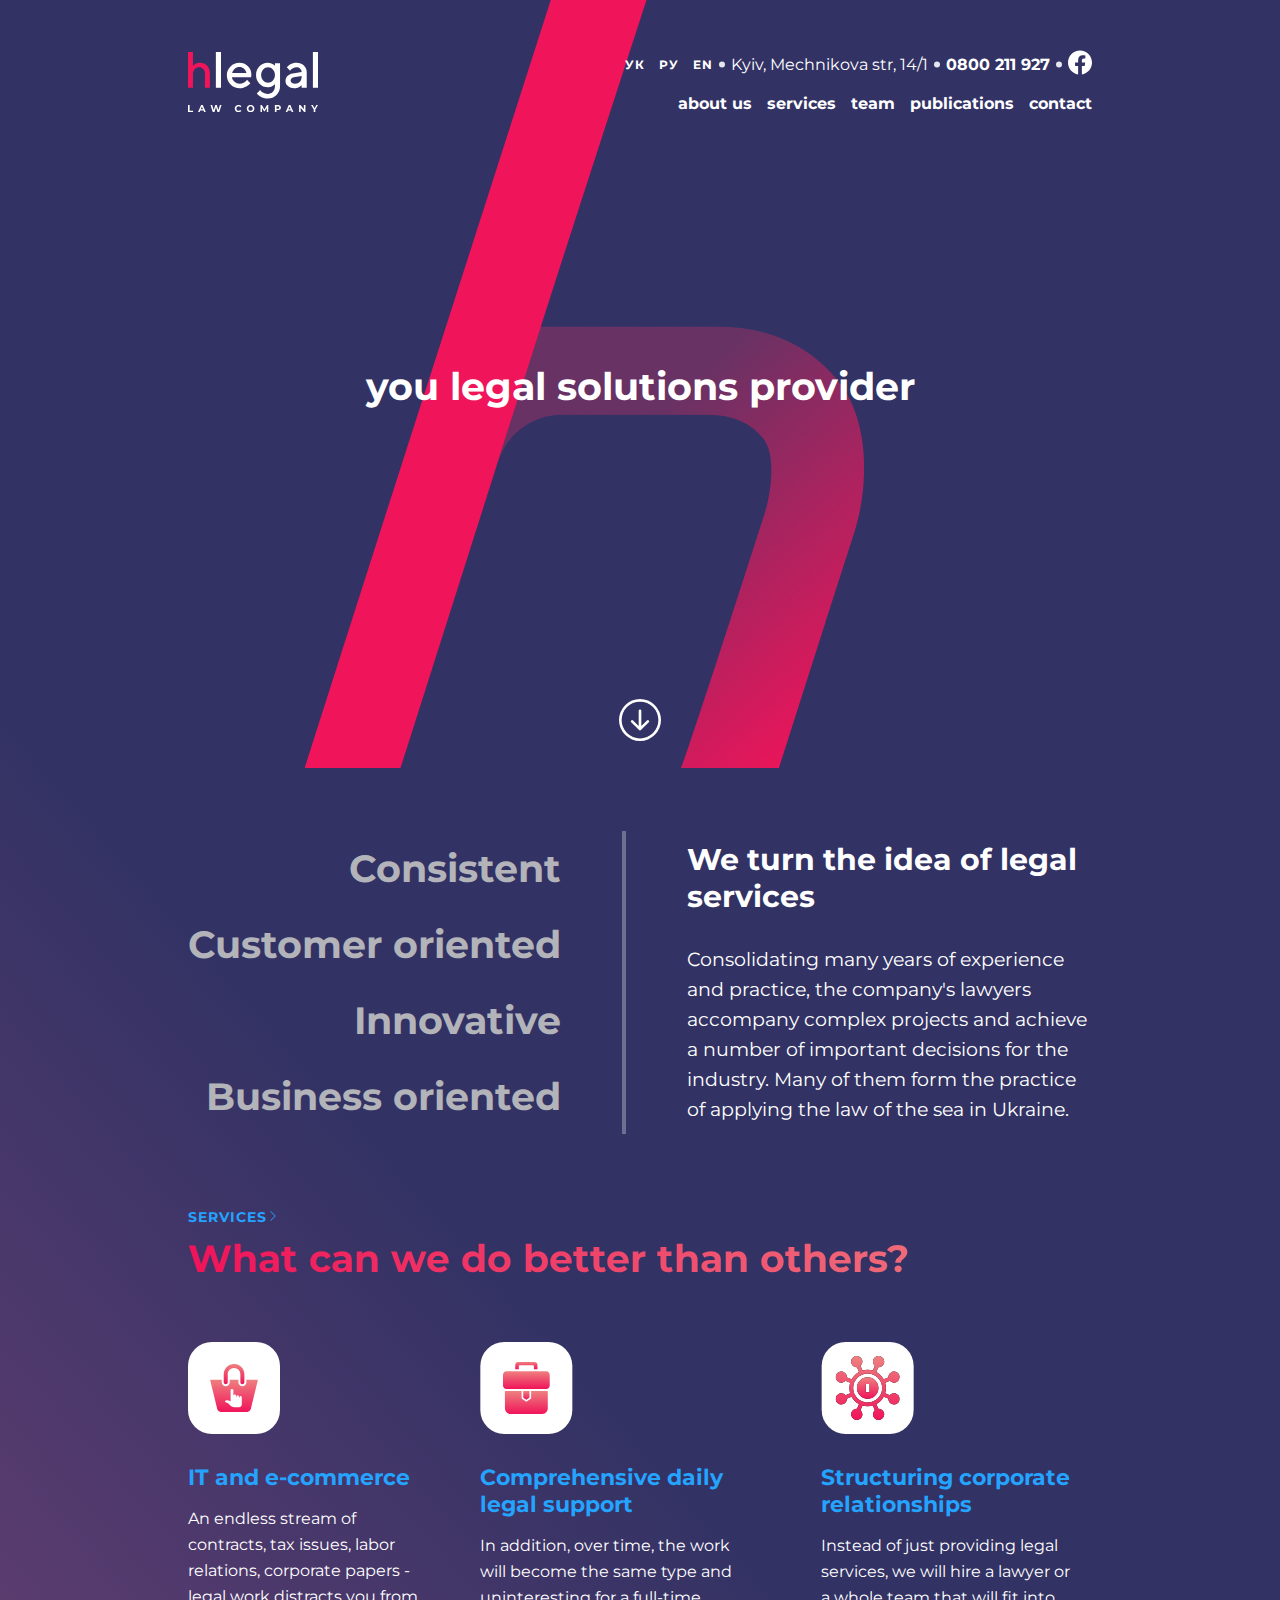
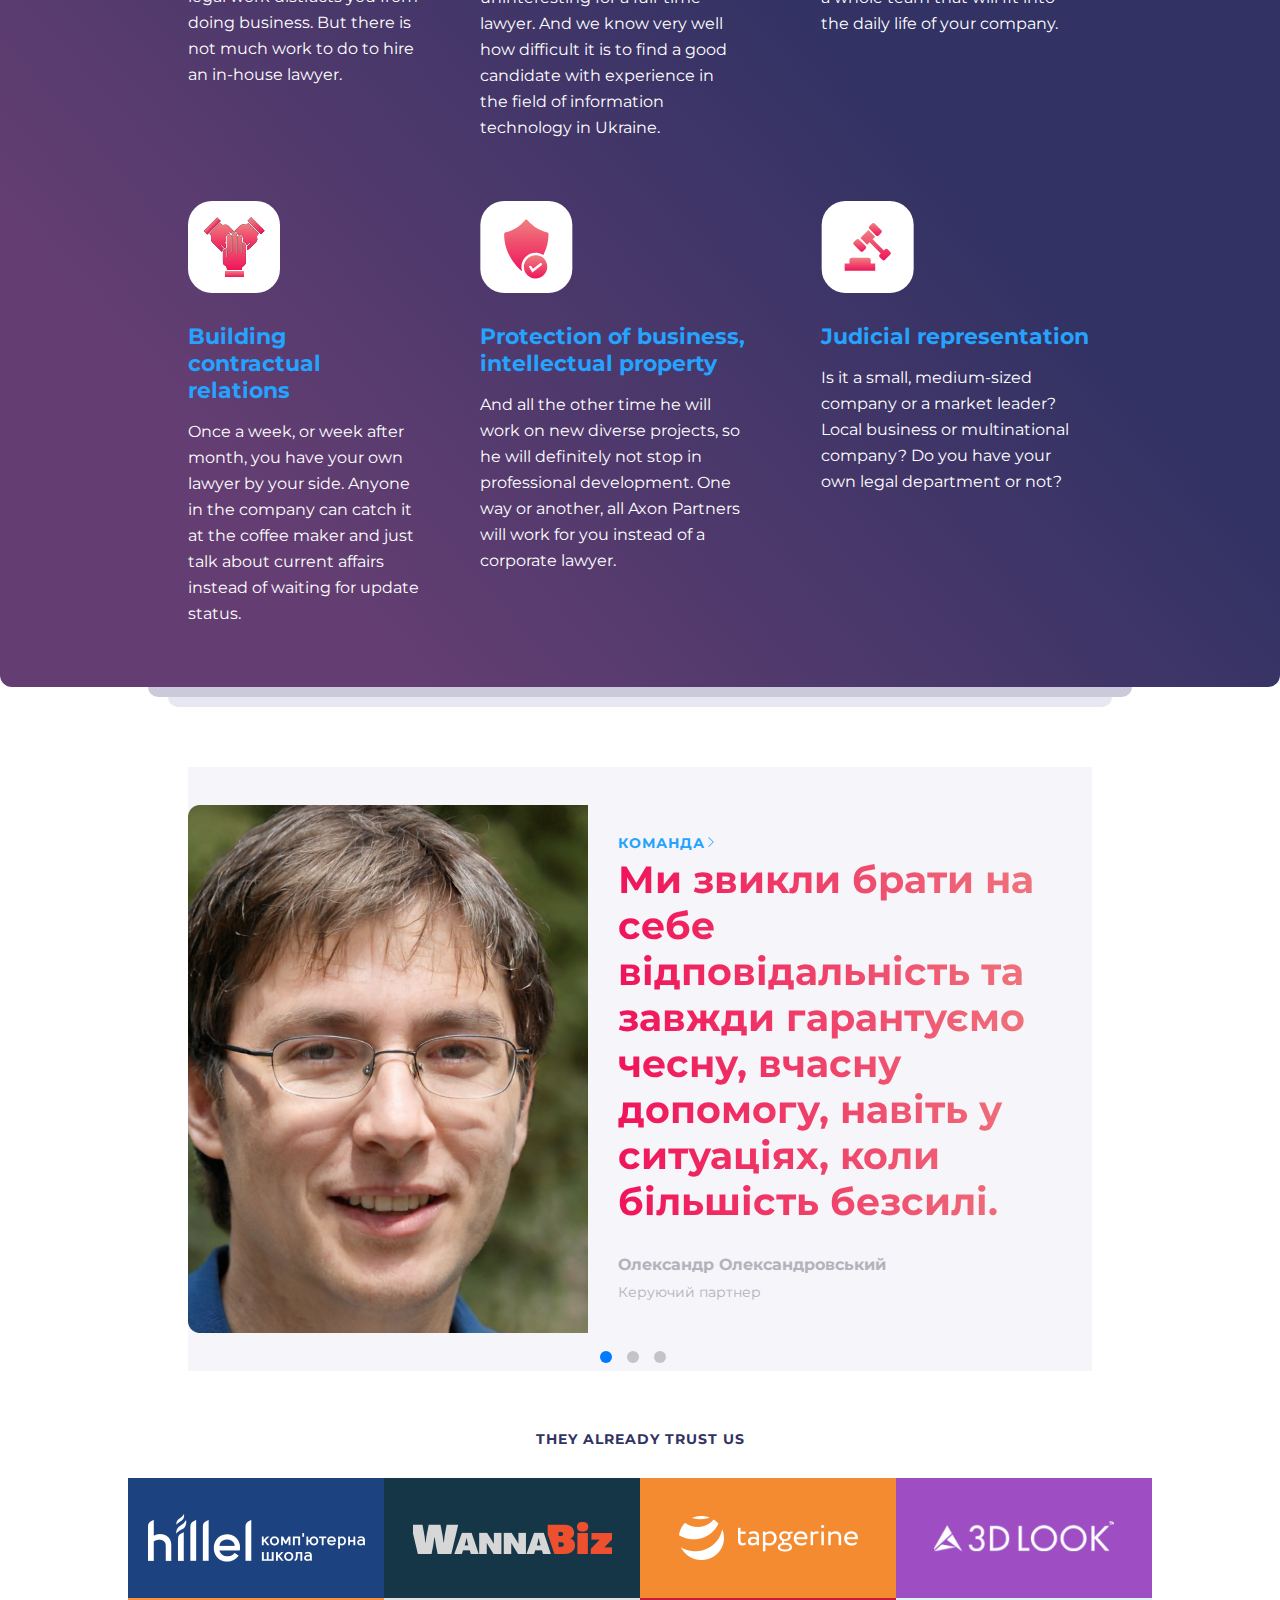
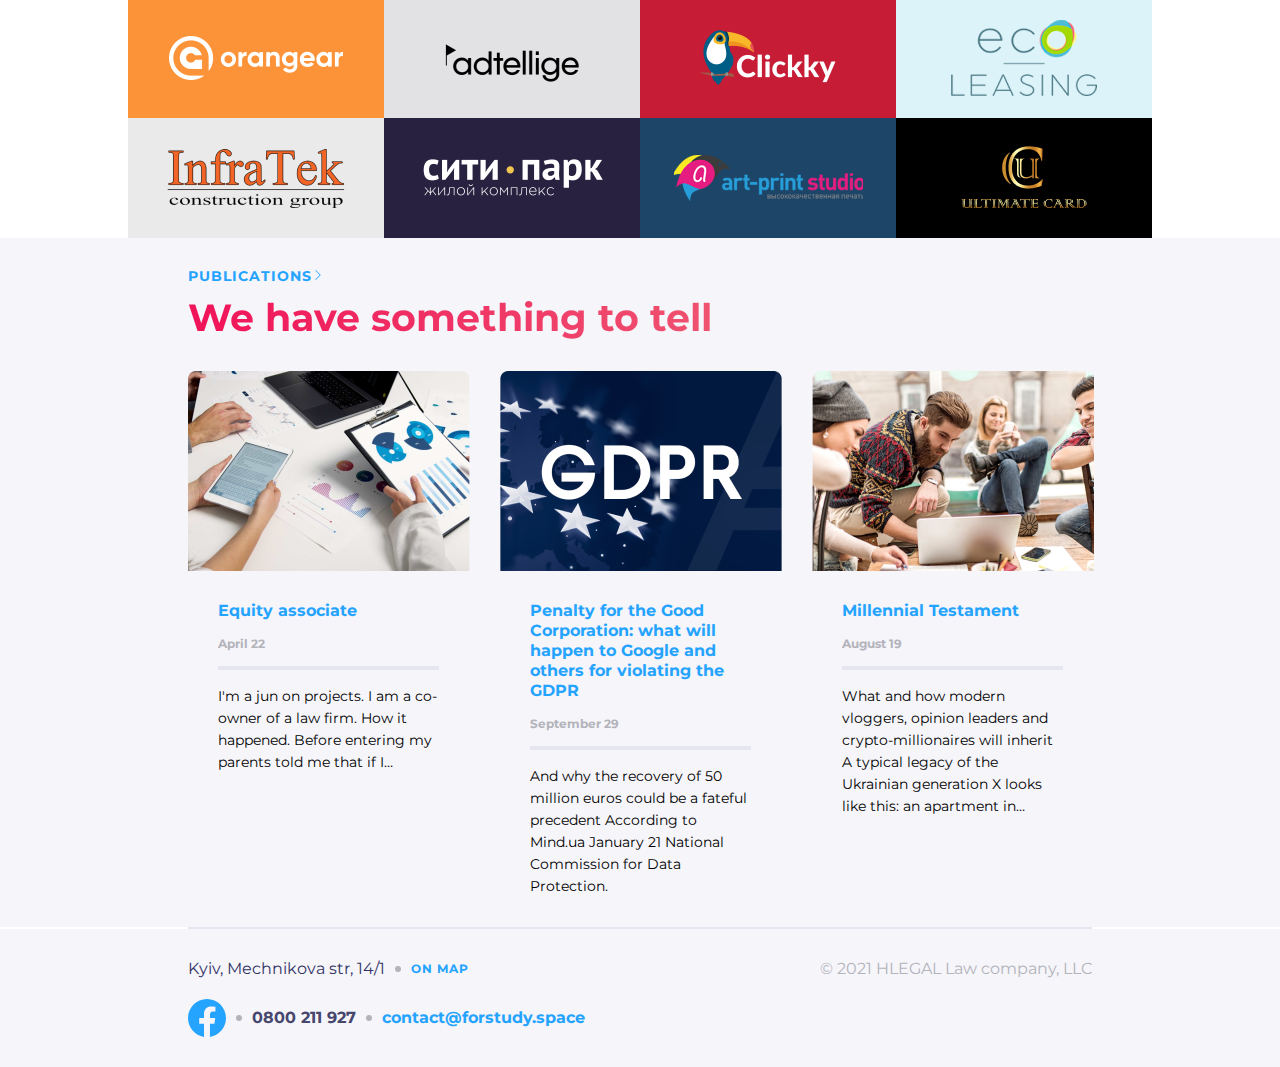
<file: pages/index.html>
<!DOCTYPE html>
<html lang="en">
<head>
    <meta charset="UTF-8">
    <meta name="viewport"
          content="width=device-width, user-scalable=no, initial-scale=1.0, maximum-scale=1.0, minimum-scale=1.0">
    <title>hLegal</title>
    <link rel="stylesheet" href="../css/main.css">
    <link rel="stylesheet" href="https://cdn.jsdelivr.net/npm/swiper@9/swiper-bundle.min.css"/>
    <link rel="stylesheet" href="../css/slider.css">
    <link rel="preconnect" href="https://fonts.googleapis.com">
    <link rel="preconnect" href="https://fonts.gstatic.com" crossorigin>
    <link href="https://fonts.googleapis.com/css2?family=Montserrat:ital,wght@0,100;0,200;0,300;0,400;0,500;0,600;0,700;0,800;0,900;1,100;1,200;1,300;1,400;1,500;1,600;1,700;1,800;1,900&display=swap" rel="stylesheet">
</head>

<body>

<header>
    <section>
        <div class="background">
            <div class="nav">
                <div class="nav__logo">
                    <img src="../image/Logo.svg" alt="Logo">
                </div>
                <div class="nav__info">
                    <div class="nav__info__address">
                        <div class="nav__info__address-lng">
                            <a href="#">ук</a>
                            <a href="#">ру</a>
                            <a href="#">en</a>
                        </div>
                        <div class="dot_img"><img src="../image/Dot.svg" alt="Dot"></div>
                        <div><span>Kyiv, Mechnikova str, 14/1</span></div>
                        <div class="dot_img"><img src="../image/Dot.svg" alt="Dot"></div>
                        <div><p>0800 211 927</p></div>
                        <div class="dot_img"><img src="../image/Dot.svg" alt="Dot"></div>
                        <div class="facebook_img"><img src="../image/Facebook.svg" alt="Facebook"></div>
                    </div>
                        <div class="logo-tabletSD">
                            <img src="../image/Logo.svg" alt="Logo">
                        </div>
                    <div class="nav__info__links">
                        <div>
                            <a href="#">about us</a>
                            <a href="../pages/services.html">services</a>
                            <a href="#">team</a>
                            <a href="#">publications</a>
                            <a href="#">contact</a>
                        </div>
                    </div>
                </div>
            </div>
            <div class="adaptive-img">
                <div class="logoMOB">
                    <img src="../image/LogoMOB.png" alt="LogoMOB">
                </div>
                <div class="hamburger-img">
                    <img src="../image/Hamburger.svg" alt="Hamburger">
                </div>
            </div>
            <div class="background__head">
                <h1>you legal solutions provider</h1>
            </div>
            <div class="background__button">
                <a href="#anchor">
                    <svg xmlns="http://www.w3.org/2000/svg" width="42" height="42" fill="White" class="bi bi-arrow-down-circle" viewBox="0 0 16 16">
                    <path fill-rule="evenodd" d="M1 8a7 7 0 1 0 14 0A7 7 0 0 0 1 8zm15 0A8 8 0 1 1 0 8a8 8 0 0 1 16 0zM8.5 4.5a.5.5 0 0 0-1 0v5.793L5.354 8.146a.5.5 0 1 0-.708.708l3 3a.5.5 0 0 0 .708 0l3-3a.5.5 0 0 0-.708-.708L8.5 10.293V4.5z"/>
                    </svg>
                </a>
            </div>
        </div>
    </section>

    <section>
        <div class="header__info">
            <div class="scroll">
                <div class="header__info__left">
                    <a href="#">Consistent</a>
                    <a href="#" class="customer-link">Customer oriented</a>
                    <a href="#">Innovative</a>
                    <a href="#" class="business-link">Business oriented</a>
                </div>
            </div>
            <div class="vertical-line"></div>
            <div class="header__info__right">
                <h2>We turn the idea of legal services</h2>
                <p>Consolidating many years of experience and practice, the company's lawyers accompany complex
                    projects and achieve a number of important decisions for the industry. Many of them form the
                    practice of applying the law of the sea in Ukraine.</p>
            </div>
        </div>
    </section>

    <section>
        <div class="header__services">
            <a href="#">Services<svg xmlns="http://www.w3.org/2000/svg" width="12" height="12" fill="currentColor" class="bi bi-chevron-right" viewBox="0 0 16 16">
                <path fill-rule="evenodd" d="M4.646 1.646a.5.5 0 0 1 .708 0l6 6a.5.5 0 0 1 0 .708l-6 6a.5.5 0 0 1-.708-.708L10.293 8 4.646 2.354a.5.5 0 0 1 0-.708z"/>
            </svg></a>
            <h2>What can we do better than others?</h2>
        </div>
    </section>

    <section>
        <div class="header__menu">
                <div class="header__menu__row-card type-1">
                    <div><img src="../image/IT.svg" alt="IT"></div>
                    <h3>IT and e-commerce</h3>
                    <p>An endless stream of contracts, tax issues, labor relations,
                        corporate papers - legal work distracts you from doing business. But there is not much work to do to hire an in-house lawyer.</p>
                </div>
                <div class="header__menu__row-card type-2">
                    <div><img src="../image/support.svg" alt="support"></div>
                    <h3>Comprehensive daily <br>legal support</h3>
                    <p>In addition, over time, the work will become the same type and uninteresting for a full-time lawyer.
                        And we know very well how difficult it is to find a good candidate with experience in the field of information technology in Ukraine.</p>
                </div>
                <div class="header__menu__row-card type-3">
                    <div><img src="../image/relationship.svg" alt="relationship"></div>
                    <h3>Structuring corporate relationships</h3>
                    <p>Instead of just providing legal services, we will hire a lawyer or a whole team that will fit into the daily life of your company.</p>
                </div>
                <div class="header__menu__row-card type-4">
                    <div><img src="../image/building.svg" alt="building"></div>
                    <h3>Building contractual relations</h3>
                    <p>Once a week, or week after month, you have your own lawyer by your side.
                        Anyone in the company can catch it at the coffee maker and just talk about current affairs instead of waiting for update status.</p>
                </div>
                <div class="header__menu__row-card type-5">
                    <div><img src="../image/protection.svg" alt="protection"></div>
                    <h3>Protection of business, intellectual property</h3>
                    <p>And all the other time he will work on new diverse projects,
                        so he will definitely not stop in professional development. One way or another, all Axon Partners will work for you instead of a corporate lawyer.</p>
                </div>
                <div class="header__menu__row-card type-6">
                    <div><img src="../image/judicial.svg" alt="judicial"></div>
                    <h3>Judicial representation</h3>
                    <p>Is it a small, medium-sized company or a market leader? Local business or multinational company? Do you have your own legal department or not?</p>
                </div>
        </div>
    </section>
</header>

<section>
    <div class="shadows">
        <div class="shadows__first"></div>
        <div class="shadows__second"></div>
    </div>
</section>

<main>
    <section>
        <div class="swiper mySwiper" id="anchor">
            <div class="swiper-wrapper">
                <div class="swiper-slide">
                    <div class="swiper-slide__left">
                        <div class="face"><img src="../image/face.png" alt="face"></div>
                        <div class="face-sd"><img src="../image/faceSD.png" alt="face"></div>
                        <div class="face-tb-hd"><img src="../image/faceTB-HD.png" alt="faceTB-HD"></div>
                        <div class="face-tb-sd"><img src="../image/faceTB-SD.png" alt="faceTB-SD"></div>
                        <div class="face-mob"><img src="../image/faceMOB.png" alt="faceMOB"></div>
                    </div>
                    <div class="swiper-slide__right">
                        <a href="#">команда<svg xmlns="http://www.w3.org/2000/svg" width="12" height="12" fill="currentColor" class="bi bi-chevron-right" viewBox="0 0 16 16">
                            <path fill-rule="evenodd" d="M4.646 1.646a.5.5 0 0 1 .708 0l6 6a.5.5 0 0 1 0 .708l-6 6a.5.5 0 0 1-.708-.708L10.293 8 4.646 2.354a.5.5 0 0 1 0-.708z"/>
                        </svg></a>
                        <h3>Ми звикли брати на себе відповідальність та завжди гарантуємо чесну, вчасну допомогу, навіть у ситуаціях, коли більшість безсилі.</h3>
                        <h4>Олександр Олександровський</h4>
                        <p>Керуючий партнер</p>
                    </div>
                </div>
                <div class="swiper-slide">
                    <div class="swiper-slide__left">
                        <div class="face"><img src="../image/face.png" alt="face"></div>
                        <div class="face-sd"><img src="../image/faceSD.png" alt="face"></div>
                        <div class="face-tb-hd"><img src="../image/faceTB-HD.png" alt="faceTB-HD"></div>
                        <div class="face-tb-sd"><img src="../image/faceTB-SD.png" alt="faceTB-SD"></div>
                        <div class="face-mob"><img src="../image/faceMOB.png" alt="faceMOB"></div>
                    </div>
                    <div class="swiper-slide__right">
                        <a href="#">команда<svg xmlns="http://www.w3.org/2000/svg" width="12" height="12" fill="currentColor" class="bi bi-chevron-right" viewBox="0 0 16 16">
                            <path fill-rule="evenodd" d="M4.646 1.646a.5.5 0 0 1 .708 0l6 6a.5.5 0 0 1 0 .708l-6 6a.5.5 0 0 1-.708-.708L10.293 8 4.646 2.354a.5.5 0 0 1 0-.708z"/>
                        </svg></a>
                        <h3>Ми звикли брати на себе відповідальність та завжди гарантуємо чесну, вчасну допомогу, навіть у ситуаціях, коли більшість безсилі.</h3>
                        <h4>Олександр Олександровський</h4>
                        <p>Керуючий партнер</p>
                    </div>
                </div>
                <div class="swiper-slide">
                    <div class="swiper-slide__left">
                        <div class="face"><img src="../image/face.png" alt="face"></div>
                        <div class="face-sd"><img src="../image/faceSD.png" alt="face"></div>
                        <div class="face-tb-hd"><img src="../image/faceTB-HD.png" alt="faceTB-HD"></div>
                        <div class="face-tb-sd"><img src="../image/faceTB-SD.png" alt="faceTB-SD"></div>
                        <div class="face-mob"><img src="../image/faceMOB.png" alt="faceMOB"></div>
                    </div>
                    <div class="swiper-slide__right">
                        <a href="#">команда<svg xmlns="http://www.w3.org/2000/svg" width="12" height="12" fill="currentColor" class="bi bi-chevron-right" viewBox="0 0 16 16">
                            <path fill-rule="evenodd" d="M4.646 1.646a.5.5 0 0 1 .708 0l6 6a.5.5 0 0 1 0 .708l-6 6a.5.5 0 0 1-.708-.708L10.293 8 4.646 2.354a.5.5 0 0 1 0-.708z"/>
                        </svg></a>
                        <h3>Ми звикли брати на себе відповідальність та завжди гарантуємо чесну, вчасну допомогу, навіть у ситуаціях, коли більшість безсилі.</h3>
                        <h4>Олександр Олександровський</h4>
                        <p>Керуючий партнер</p>
                    </div>
                </div>
            </div>
            <div class="swiper-pagination"></div>
        </div>
    </section>

    <section>
        <div class="menu">
            <div class="menu__wrapper">
                <div class="menu__logos">
                    <h3 class="menu__header">They already trust us</h3>
                    <img class="hillel" src="../image/hillel.png" alt="hillel">
                    <img class="hillelSD" src="../image/hillelSD.png" alt="hillelSD">
                    <img class="hillelTB-HD" src="../image/hillelTB-HD.png" alt="hillelTB-HD">
                    <img class="hillelMOB" src="../image/hillelMOB.png" alt="hillelMOB">
                    <img class="wannabiz" src="../image/wannabiz.png" alt="wannabiz">
                    <img class="wannabizSD" src="../image/wannabizSD.png" alt="wannabizSD">
                    <img class="wannabizTB-HD" src="../image/wannabizTB-HD.png" alt="wannabizTB-HD">
                    <img class="wannabizMOB" src="../image/wannabizMOB.png" alt="wannabizMOB">
                    <img class="tapgerine" src="../image/tapgerine.png" alt="tapgerine">
                    <img class="tapgerineSD" src="../image/tapgerineSD.png" alt="tapgerineSD">
                    <img class="tapgerineTB-HD" src="../image/tapgerineTB-HD.png" alt="tapgerineTB-HD">
                    <img class="tapgerineMOB" src="../image/tapgerineMOB.png" alt="tapgerineMOB">
                    <img class="dlook" src="../image/3dlook.png" alt="3dlook">
                    <img class="dlookSD" src="../image/3dlookSD.png" alt="3dlookSD">
                    <img class="dlookTB-HD" src="../image/3dlookTB-HD.png" alt="3dlookTB-HD">
                    <img class="dlookMOB" src="../image/3dlookMOB.png" alt="3dlookMOB">
                    <img class="orangear" src="../image/orangear.png" alt="orangear">
                    <img class="orangearSD" src="../image/orangearSD.png" alt="orangearSD">
                    <img class="orangearTB-HD" src="../image/orangearTB-HD.png" alt="orangearTB-HD">
                    <img class="orangearMOB" src="../image/orangearMOB.png" alt="orangearMOB">
                    <img class="adtelligent" src="../image/adtelligent.png" alt="adtelligent">
                    <img class="adtelligentSD" src="../image/adtelligentSD.png" alt="adtelligentSD">
                    <img class="adtelligentTB-HD" src="../image/adtelligentTB-HD.png" alt="adtelligentTB-HD">
                    <img class="adtelligentMOB" src="../image/adtelligentMOB.png" alt="adtelligentMOB">
                    <img class="clickky" src="../image/clickky.png" alt="clickky">
                    <img class="clickkySD" src="../image/clickkySD.png" alt="clickkySD">
                    <img class="clickkyTB-HD" src="../image/clickkyTB-HD.png" alt="clickkyTB-HD">
                    <img class="ecoleasing" src="../image/ecoleasing.png" alt="ecoleasing">
                    <img class="ecoleasingSD" src="../image/ecoleasingSD.png" alt="ecoleasingSD">
                    <img class="ecoleasingTB-HD" src="../image/ecoleasingTB-HD.png" alt="ecoleasingTB-HD">
                    <img class="infratek" src="../image/infratek.png" alt="infratek">
                    <img class="infratekSD" src="../image/infratekSD.png" alt="infratekSD">
                    <img class="infratekTB-HD" src="../image/infratekTB-HD.png" alt="infratekTB-HD">
                    <img class="citypark" src="../image/citypark.png" alt="citypark">
                    <img class="cityparkSD" src="../image/cityparkSD.png" alt="cityparkSD">
                    <img class="cityparkTB-HD" src="../image/cityparkTB-HD.png" alt="cityparkTB-HD">
                    <img class="artprint" src="../image/artprint.png" alt="artprint">
                    <img class="artprintSD" src="../image/artprintSD.png" alt="artprintSD">
                    <img class="artprintTB-HD" src="../image/artprintTB-HD.png" alt="artprintTB-HD">
                    <img class="ultimate" src="../image/ultimate.png" alt="ultimate">
                    <img class="ultimateSD" src="../image/ultimateSD.png" alt="ultimateSD">
                    <img class="ultimateTB-HD" src="../image/ultimateTB-HD.png" alt="ultimateTB-HD">
                </div>
            </div>
        </div>
    </section>

    <section>
        <div class="background-main__services">
            <div class="main__services">
                <a href="#">Publications<svg xmlns="http://www.w3.org/2000/svg" width="12" height="12" fill="currentColor" class="bi bi-chevron-right" viewBox="0 0 16 16">
                    <path fill-rule="evenodd" d="M4.646 1.646a.5.5 0 0 1 .708 0l6 6a.5.5 0 0 1 0 .708l-6 6a.5.5 0 0 1-.708-.708L10.293 8 4.646 2.354a.5.5 0 0 1 0-.708z"/>
                </svg></a>
                <h2>We have something to tell</h2>
            </div>
        </div>
    </section>

    <section>
        <div class="background-main__container">
            <div class="main__container">
                <div class="wrapper">
                    <div class="main__container__card card-1">
                        <div><img class="tablet" src="../image/tablet.png" alt="tablet"></div>
                        <div><img class="tabletSD" src="../image/tabletSD.png" alt="tabletSD"></div>
                        <div><img class="tabletTB-HD" src="../image/tabletTB-HD.png" alt="tabletTB-HD"></div>
                        <div><img class="tabletTB-SD" src="../image/tabletTB-SD.png" alt="tabletTB-SD"></div>
                        <div><img class="tabletMOB" src="../image/tabletMOB.png" alt="tabletMOB"></div>
                        <h4>Equity associate</h4>
                        <span>April 22</span>
                        <div class="horizon-line"></div>
                        <p>I'm a jun on projects. I am a co-owner of a law firm. How it happened. Before entering my parents told me that if I…</p>
                    </div>
                    <div class="main__container__card card-2">
                        <div><img class="gdpr" src="../image/gdpr.png" alt="gdpr"></div>
                        <div><img class="gdprSD" src="../image/gdprSD.png" alt="gdprSD"></div>
                        <div><img class="gdprTB-HD" src="../image/gdprTB-HD.png" alt="gdprTB-HD"></div>
                        <div><img class="gdprTB-SD" src="../image/gdprTB-SD.png" alt="gdprTB-SD"></div>
                        <div><img class="gdprMOB" src="../image/gdprMOB.png" alt="gdprMOB"></div>
                        <h4>Penalty for the Good Corporation: what will happen to Google and others for violating the GDPR</h4>
                        <span>September 29</span>
                        <div class="horizon-line"></div>
                        <p>And why the recovery of 50 million euros could be a fateful precedent According to Mind.ua January 21 National Commission for Data Protection.</p>
                    </div>
                    <div class="main__container__card card-3">
                        <div><img class="people" src="../image/people.png" alt="people"></div>
                        <div><img class="peopleSD" src="../image/peopleSD.png" alt="peopleSD"></div>
                        <div><img class="peopleTB-HD" src="../image/peopleTB-HD.png" alt="peopleTB-HD"></div>
                        <div><img class="peopleTB-SD" src="../image/peopleTB-SD.png" alt="peopleTB-SD"></div>
                        <div><img class="peopleMOB" src="../image/peopleMOB.png" alt="peopleMOB"></div>
                        <h4>Millennial Testament</h4>
                        <span>August 19</span>
                        <div class="horizon-line"></div>
                        <p>What and how modern vloggers, opinion leaders and crypto-millionaires will inherit A
                            typical legacy of the Ukrainian generation X looks like this: an apartment in…</p>
                    </div>
                </div>
            </div>
        </div>
    </section>

    <div class="main__line"></div>
</main>

<footer>
    <section>
        <div class="background-footer">
            <div class="footer">
                <div class="footer__container">
                    <div class="footer__container__left">
                        <div class="footer__container__left-address">
                            <p>Kyiv, Mechnikova str, 14/1</p>
                            <div class="dot2_img"><img src="../image/Dot-2.svg" alt="Dot"></div>
                            <a href="#">On map</a>
                        </div>
                        <div class="footer__container__left-contacts">
                            <div><img src="../image/Facebook2.svg" alt="Facebook2"></div>
                            <div class="dot2_img"><img src="../image/Dot-2.svg" alt="Dot-2"></div>
                            <p>0800 211 927</p>
                            <div class="dot2_img"><img src="../image/Dot-2.svg" alt="Dot-2"></div>
                            <a href="#">contact@forstudy.space</a>
                        </div>
                    </div>
                    <div class="footer__container__right">
                        <p>© 2021 HLEGAL Law company, LLC</p>
                    </div>
                </div>
            </div>
        </div>
    </section>
</footer>

<script src="https://cdn.jsdelivr.net/npm/swiper@9/swiper-bundle.min.js"></script>
<script src="../js/slider.js"></script>
</body>

</html>

<!--sass scss/main.scss css/main.css -w<-->
</file>
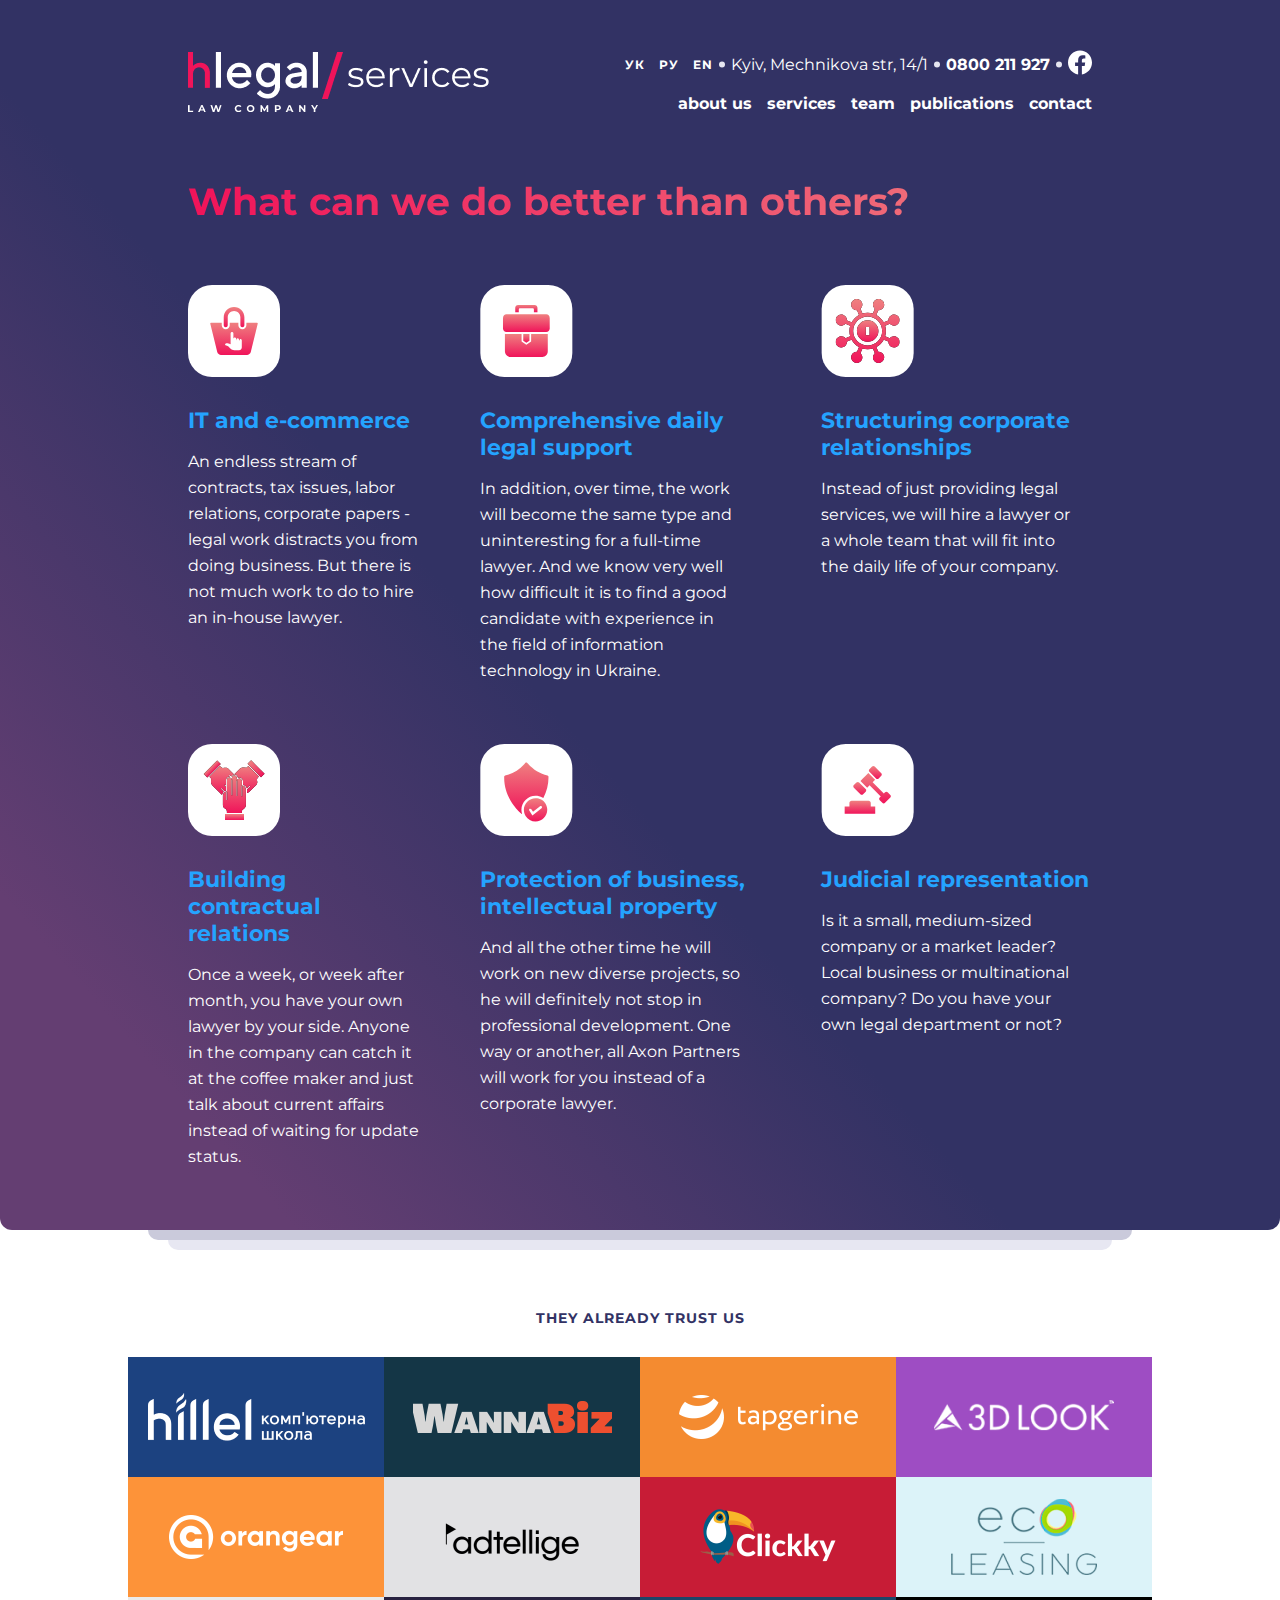
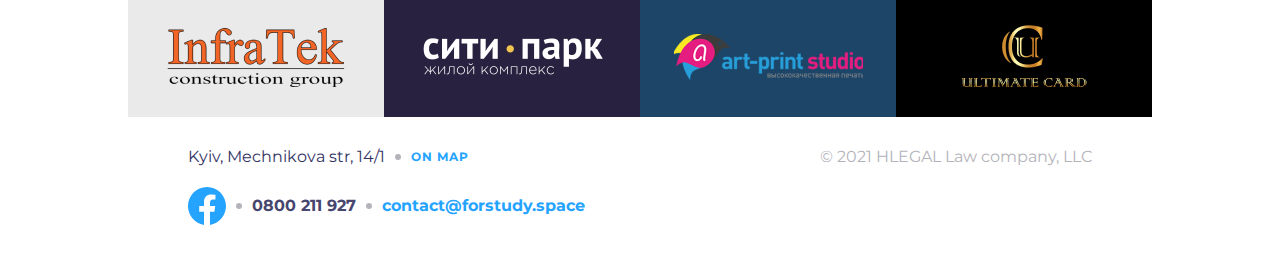
<file: pages/services.html>
<!DOCTYPE html>
<html lang="en">
<head>
    <meta charset="UTF-8">
    <meta name="viewport"
          content="width=device-width, user-scalable=no, initial-scale=1.0, maximum-scale=1.0, minimum-scale=1.0">
    <title>Services</title>
    <link rel="stylesheet" href="../css/main.css">
    <link rel="stylesheet" href="../css/fixed.css">
    <link rel="preconnect" href="https://fonts.googleapis.com">
    <link rel="preconnect" href="https://fonts.gstatic.com" crossorigin>
    <link href="https://fonts.googleapis.com/css2?family=Montserrat:ital,wght@0,100;0,200;0,300;0,400;0,500;0,600;0,700;0,800;0,900;1,100;1,200;1,300;1,400;1,500;1,600;1,700;1,800;1,900&display=swap" rel="stylesheet">
</head>
<body>

<header>
    <section>
        <div class="background" style="background-image: none">
            <div class="nav">
                <a href="index.html"><div class="nav__logo">
                    <img src="../image/LogoServices.png" alt="LogoMOB">
                </div></a>
                <div class="nav__info">
                    <div class="nav__info__address">
                        <div class="nav__info__address-lng">
                            <a href="#">ук</a>
                            <a href="#">ру</a>
                            <a href="#">en</a>
                        </div>
                        <div class="dot_img"><img src="../image/Dot.svg" alt="Dot"></div>
                        <div><span>Kyiv, Mechnikova str, 14/1</span></div>
                        <div class="dot_img"><img src="../image/Dot.svg" alt="Dot"></div>
                        <div><p>0800 211 927</p></div>
                        <div class="dot_img"><img src="../image/Dot.svg" alt="Dot"></div>
                        <div class="facebook_img"><img src="../image/Facebook.svg" alt="Facebook"></div>
                    </div>
                    <div class="logo-tabletSD">
                        <a href="../pages/index.html"><img src="../image/LogoServices.png" alt="Logo"></a>
                    </div>
                    <div class="nav__info__links">
                        <div>
                            <a href="#">about us</a>
                            <a href="#">services</a>
                            <a href="#">team</a>
                            <a href="#">publications</a>
                            <a href="#">contact</a>
                        </div>
                    </div>
                </div>
            </div>
            <div class="adaptive-img">
                <div class="logoMOB">
                    <a href="../pages/index.html"><img src="../image/LogoMOB.png" alt="LogoMOB"></a>
                </div>
                <div class="hamburger-img">
                    <img src="../image/Hamburger.svg" alt="Hamburger">
                </div>
            </div>
        </div>
    </section>


    <section>
        <div class="header__services">
            <h2>What can we do better than others?</h2>
        </div>
    </section>

    <section>
        <div class="header__menu">
            <div class="header__menu__row-card type-1">
                <div><img src="../image/IT.svg" alt="IT"></div>
                <h3>IT and e-commerce</h3>
                <p>An endless stream of contracts, tax issues, labor relations,
                    corporate papers - legal work distracts you from doing business. But there is not much work to do to hire an in-house lawyer.</p>
            </div>
            <div class="header__menu__row-card type-2">
                <div><img src="../image/support.svg" alt="support"></div>
                <h3>Comprehensive daily <br>legal support</h3>
                <p>In addition, over time, the work will become the same type and uninteresting for a full-time lawyer.
                    And we know very well how difficult it is to find a good candidate with experience in the field of information technology in Ukraine.</p>
            </div>
            <div class="header__menu__row-card type-3">
                <div><img src="../image/relationship.svg" alt="relationship"></div>
                <h3>Structuring corporate relationships</h3>
                <p>Instead of just providing legal services, we will hire a lawyer or a whole team that will fit into the daily life of your company.</p>
            </div>
            <div class="header__menu__row-card type-4">
                <div><img src="../image/building.svg" alt="building"></div>
                <h3>Building contractual relations</h3>
                <p>Once a week, or week after month, you have your own lawyer by your side.
                    Anyone in the company can catch it at the coffee maker and just talk about current affairs instead of waiting for update status.</p>
            </div>
            <div class="header__menu__row-card type-5">
                <div><img src="../image/protection.svg" alt="protection"></div>
                <h3>Protection of business, intellectual property</h3>
                <p>And all the other time he will work on new diverse projects,
                    so he will definitely not stop in professional development. One way or another, all Axon Partners will work for you instead of a corporate lawyer.</p>
            </div>
            <div class="header__menu__row-card type-6">
                <div><img src="../image/judicial.svg" alt="judicial"></div>
                <h3>Judicial representation</h3>
                <p>Is it a small, medium-sized company or a market leader? Local business or multinational company? Do you have your own legal department or not?</p>
            </div>
        </div>
    </section>
</header>

<section>
    <div class="shadows">
        <div class="shadows__first"></div>
        <div class="shadows__second"></div>
    </div>
</section>

<main>
    <section>
        <div class="menu">
            <div class="menu__wrapper">
                <div class="menu__logos">
                    <h3 class="menu__header">They already trust us</h3>
                    <img class="hillel" src="../image/hillel.png" alt="hillel">
                    <img class="hillelSD" src="../image/hillelSD.png" alt="hillelSD">
                    <img class="hillelTB-HD" src="../image/hillelTB-HD.png" alt="hillelTB-HD">
                    <img class="hillelMOB" src="../image/hillelMOB.png" alt="hillelMOB">
                    <img class="wannabiz" src="../image/wannabiz.png" alt="wannabiz">
                    <img class="wannabizSD" src="../image/wannabizSD.png" alt="wannabizSD">
                    <img class="wannabizTB-HD" src="../image/wannabizTB-HD.png" alt="wannabizTB-HD">
                    <img class="wannabizMOB" src="../image/wannabizMOB.png" alt="wannabizMOB">
                    <img class="tapgerine" src="../image/tapgerine.png" alt="tapgerine">
                    <img class="tapgerineSD" src="../image/tapgerineSD.png" alt="tapgerineSD">
                    <img class="tapgerineTB-HD" src="../image/tapgerineTB-HD.png" alt="tapgerineTB-HD">
                    <img class="tapgerineMOB" src="../image/tapgerineMOB.png" alt="tapgerineMOB">
                    <img class="dlook" src="../image/3dlook.png" alt="3dlook">
                    <img class="dlookSD" src="../image/3dlookSD.png" alt="3dlookSD">
                    <img class="dlookTB-HD" src="../image/3dlookTB-HD.png" alt="3dlookTB-HD">
                    <img class="dlookMOB" src="../image/3dlookMOB.png" alt="3dlookMOB">
                    <img class="orangear" src="../image/orangear.png" alt="orangear">
                    <img class="orangearSD" src="../image/orangearSD.png" alt="orangearSD">
                    <img class="orangearTB-HD" src="../image/orangearTB-HD.png" alt="orangearTB-HD">
                    <img class="orangearMOB" src="../image/orangearMOB.png" alt="orangearMOB">
                    <img class="adtelligent" src="../image/adtelligent.png" alt="adtelligent">
                    <img class="adtelligentSD" src="../image/adtelligentSD.png" alt="adtelligentSD">
                    <img class="adtelligentTB-HD" src="../image/adtelligentTB-HD.png" alt="adtelligentTB-HD">
                    <img class="adtelligentMOB" src="../image/adtelligentMOB.png" alt="adtelligentMOB">
                    <img class="clickky" src="../image/clickky.png" alt="clickky">
                    <img class="clickkySD" src="../image/clickkySD.png" alt="clickkySD">
                    <img class="clickkyTB-HD" src="../image/clickkyTB-HD.png" alt="clickkyTB-HD">
                    <img class="ecoleasing" src="../image/ecoleasing.png" alt="ecoleasing">
                    <img class="ecoleasingSD" src="../image/ecoleasingSD.png" alt="ecoleasingSD">
                    <img class="ecoleasingTB-HD" src="../image/ecoleasingTB-HD.png" alt="ecoleasingTB-HD">
                    <img class="infratek" src="../image/infratek.png" alt="infratek">
                    <img class="infratekSD" src="../image/infratekSD.png" alt="infratekSD">
                    <img class="infratekTB-HD" src="../image/infratekTB-HD.png" alt="infratekTB-HD">
                    <img class="citypark" src="../image/citypark.png" alt="citypark">
                    <img class="cityparkSD" src="../image/cityparkSD.png" alt="cityparkSD">
                    <img class="cityparkTB-HD" src="../image/cityparkTB-HD.png" alt="cityparkTB-HD">
                    <img class="artprint" src="../image/artprint.png" alt="artprint">
                    <img class="artprintSD" src="../image/artprintSD.png" alt="artprintSD">
                    <img class="artprintTB-HD" src="../image/artprintTB-HD.png" alt="artprintTB-HD">
                    <img class="ultimate" src="../image/ultimate.png" alt="ultimate">
                    <img class="ultimateSD" src="../image/ultimateSD.png" alt="ultimateSD">
                    <img class="ultimateTB-HD" src="../image/ultimateTB-HD.png" alt="ultimateTB-HD">
                </div>
            </div>
        </div>
    </section>
</main>

<footer>
    <section>
        <div class="footer">
            <div class="footer__container">
                <div class="footer__container__left">
                    <div class="footer__container__left-address">
                        <p>Kyiv, Mechnikova str, 14/1</p>
                        <div class="dot2_img"><img src="../image/Dot-2.svg" alt="Dot"></div>
                        <a href="#">On map</a>
                    </div>
                    <div class="footer__container__left-contacts">
                        <div><img src="../image/Facebook2.svg" alt="Facebook2"></div>
                        <div class="dot2_img"><img src="../image/Dot-2.svg" alt="Dot-2"></div>
                        <p>0800 211 927</p>
                        <div class="dot2_img"><img src="../image/Dot-2.svg" alt="Dot-2"></div>
                        <a href="#">contact@forstudy.space</a>
                    </div>
                </div>
                <div class="footer__container__right">
                    <p>© 2021 HLEGAL Law company, LLC</p>
                </div>
            </div>
        </div>
    </section>
</footer>

</body>
</html>
</file>
<file: css/main.css>
header {
  background: linear-gradient(228.57deg, #323264 11.93%, #323264 57.17%, #643E72 87.46%);
  border-radius: 0 0 12px 12px;
}
header .background__info {
  padding-top: 60px;
  margin: 0 auto;
  max-width: 1360px;
  width: 100%;
  display: flex;
  justify-content: space-between;
}
header .header__info {
  padding-top: 60px;
  margin: 0 auto;
  max-width: 1360px;
  width: 100%;
  display: flex;
  justify-content: space-between;
}
header .header__info__left {
  padding-top: 15px;
  display: flex;
  flex-direction: column;
}
header .header__info__left a {
  font-style: normal;
  font-weight: 700;
  font-size: 38px;
  line-height: 46px;
  text-align: right;
  color: #B3B3BA;
  text-decoration: none;
  padding-right: 60px;
}
header .header__info__left a:not(:last-child) {
  padding-bottom: 30px;
}
header .header__info__left a:hover {
  color: #F0145A;
}
header .vertical-line {
  width: 4px;
  height: 303px;
  background: rgba(255, 255, 255, 0.3);
}
header .header__info__right {
  padding-top: 73px;
  padding-left: 60px;
  display: flex;
  flex-direction: column;
}
header .header__info__right h2 {
  margin: 0;
  font-style: normal;
  font-weight: 700;
  font-size: 30px;
  line-height: 37px;
  color: #FFFFFF;
}
header .header__info__right p {
  max-width: 861px;
  margin: 0;
  padding-top: 30px;
  font-style: normal;
  font-weight: 400;
  font-size: 19px;
  line-height: 30px;
  color: #FFFFFF;
}
header .header__services {
  margin: 0 auto;
  max-width: 1600px;
  padding-top: 75px;
}
header .header__services a {
  font-style: normal;
  font-weight: 700;
  font-size: 14px;
  line-height: 17px;
  letter-spacing: 1px;
  text-transform: uppercase;
  color: #24A3FF;
  text-decoration: none;
}
header .header__services a:hover {
  color: #F0145A;
}
header .header__services h2 {
  margin: 0;
  padding-top: 10px;
  font-style: normal;
  font-weight: 700;
  font-size: 38px;
  line-height: 46px;
  background: linear-gradient(90.13deg, #F0145A 0.84%, #EF8080 99.96%);
  -webkit-background-clip: text;
  -webkit-text-fill-color: transparent;
}
header .header__menu {
  margin: 0 auto;
  max-width: 1600px;
  padding-bottom: 60px;
  padding-top: 60px;
  display: grid;
  grid-template-areas: "type-1 type-2 type-3" "type-4 type-5 type-6";
  grid-row-gap: 60px;
  grid-column-gap: 60px;
}
header .header__menu__row-card {
  display: flex;
  flex-direction: column;
}
header .type-1 {
  grid-area: type-1;
}
header .type-2 {
  grid-area: type-2;
}
header .type-3 {
  grid-area: type-3;
}
header .type-4 {
  grid-area: type-4;
}
header .type-5 {
  grid-area: type-5;
}
header .type-6 {
  grid-area: type-6;
}
header .header__menu__row-card h3 {
  margin: 0;
  max-width: 493px;
  padding: 30px 0 15px 0;
  font-style: normal;
  font-weight: 700;
  font-size: 22px;
  line-height: 27px;
  color: #24A3FF;
}
header .header__menu__row-card p {
  margin: 0;
  max-width: 493px;
  font-style: normal;
  font-weight: 400;
  font-size: 16px;
  line-height: 26px;
  color: #FFFFFF;
}

.background {
  background-image: url("../image/Symbol.png");
  width: 100%;
  height: 100%;
  background-position: top;
  background-repeat: no-repeat;
}
.background .nav {
  max-width: 1600px;
  width: 100%;
  margin: 0 auto;
  display: flex;
  justify-content: space-between;
  align-items: center;
}
.background .nav__logo {
  padding-top: 50px;
}
.background .logo-tabletSD {
  display: none;
}
.background .hamburger-img {
  display: none;
}
.background .logoMOB {
  display: none;
}
.background .nav__info__address {
  display: flex;
  align-items: center;
}
.background .nav__info__address div:not(:last-child) {
  padding-right: 6px;
}
.background .nav__info__address-lng {
  padding-top: 54px;
}
.background .nav__info__address a {
  font-style: normal;
  font-weight: 700;
  font-size: 12px;
  line-height: 15px;
  text-align: center;
  letter-spacing: 1px;
  text-transform: uppercase;
  text-decoration: none;
  color: #fff;
}
.background .nav__info__address a:not(:last-child) {
  margin-right: 14px;
}
.background .nav__info__address a:hover, .background .nav__info__address a:focus {
  padding: 5px 7px;
  background: #F0145A;
  border-radius: 8px;
  gap: 6px;
}
.background .dot_img {
  padding-top: 53px;
}
.background .nav__info__address span {
  display: block;
  font-style: normal;
  font-weight: 400;
  font-size: 16px;
  line-height: 20px;
  color: #fff;
  padding-top: 55px;
}
.background .nav__info__address p {
  margin: 0;
  font-style: normal;
  font-weight: 700;
  font-size: 16px;
  line-height: 20px;
  color: #fff;
  padding-top: 55px;
}
.background .facebook_img {
  padding-top: 50px;
}
.background .nav__info__links div {
  text-align: right;
  padding-top: 19px;
}
.background .nav__info__links a {
  font-style: normal;
  font-weight: 700;
  font-size: 16px;
  line-height: 20px;
  color: #FFFFFF;
  text-decoration: none;
}
.background .nav__info__links a:not(:last-child) {
  margin-right: 15px;
}
.background .background__head {
  padding-top: 361px;
  display: flex;
  justify-content: center;
}
.background .background__head h1 {
  margin: 0;
  font-style: normal;
  font-weight: 700;
  font-size: 38px;
  line-height: 46px;
  color: #FFFFFF;
  text-align: center;
}
.background .background__button {
  padding-top: 405px;
  padding-bottom: 30px;
  display: flex;
  justify-content: center;
}
.background .background__button svg:hover {
  fill: #F0145A;
}

.shadows {
  display: flex;
  flex-direction: column;
}
.shadows .shadows__first {
  margin: 0 auto;
  max-width: 1880px;
  height: 10px;
  background: #CACADB;
  border-radius: 0 0 12px 12px;
}
.shadows .shadows__second {
  margin: 0 auto;
  max-width: 1840px;
  height: 10px;
  background: #E7E7F2;
  border-radius: 0 0 12px 12px;
}

.menu {
  margin: 0 auto;
  max-width: 1720px;
  width: 100%;
  padding-top: 60px;
  padding-bottom: 60px;
}
.menu .menu__header {
  margin: 0;
  font-style: normal;
  font-weight: 700;
  font-size: 14px;
  line-height: 17px;
  letter-spacing: 1px;
  text-transform: uppercase;
  color: #323264;
  text-align: center;
  padding-bottom: 30px;
  grid-area: header;
}
.menu .hillel {
  grid-area: hillel;
  border-radius: 12px 0 0 0;
}
.menu .wannabiz {
  grid-area: wannabiz;
}
.menu .tapgerine {
  grid-area: tapgerine;
}
.menu .dlook {
  grid-area: dlook;
  border-radius: 0 12px 0 0;
}
.menu .orangear {
  grid-area: orangear;
}
.menu .adtelligent {
  grid-area: adtelligent;
}
.menu .clickky {
  grid-area: clickky;
}
.menu .ecoleasing {
  grid-area: ecoleasing;
}
.menu .infratek {
  grid-area: infratek;
  border-radius: 0 0 0 12px;
}
.menu .citypark {
  grid-area: citypark;
}
.menu .artprint {
  grid-area: artprint;
}
.menu .ultimate {
  grid-area: ultimate;
  border-radius: 0 0 12px 0;
}
.menu .hillelSD, .menu .wannabizSD, .menu .tapgerineSD, .menu .dlookSD, .menu .orangearSD, .menu .adtelligentSD, .menu .clickkySD, .menu .ecoleasingSD, .menu .infratekSD, .menu .cityparkSD, .menu .artprintSD, .menu .ultimateSD {
  display: none;
}
.menu .hillelTB-HD, .menu .wannabizTB-HD, .menu .tapgerineTB-HD, .menu .dlookTB-HD, .menu .orangearTB-HD, .menu .adtelligentTB-HD, .menu .clickkyTB-HD, .menu .ecoleasingTB-HD,
.menu .infratekTB-HD, .menu .cityparkTB-HD, .menu .artprintTB-HD, .menu .ultimateTB-HD {
  display: none;
}
.menu .hillelMOB, .menu .wannabizMOB, .menu .tapgerineMOB, .menu .dlookMOB, .menu .orangearMOB, .menu .adtelligentMOB {
  display: none;
}
.menu .menu__logos {
  display: grid;
  grid-template-areas: "header header header header" "hillel wannabiz tapgerine dlook" "orangear adtelligent clickky ecoleasing" "infratek citypark artprint ultimate";
}

.background-main__services {
  background: #F5F5FA;
}

.main__services {
  margin: 0 auto;
  max-width: 1600px;
  padding-top: 30px;
  padding-bottom: 30px;
}
.main__services a {
  font-style: normal;
  font-weight: 700;
  font-size: 14px;
  line-height: 17px;
  letter-spacing: 1px;
  text-transform: uppercase;
  color: #24A3FF;
  text-decoration: none;
}
.main__services a:hover {
  color: #F0145A;
}
.main__services h2 {
  margin: 0;
  padding-top: 10px;
  font-style: normal;
  font-weight: 700;
  font-size: 38px;
  line-height: 46px;
  background: linear-gradient(90.13deg, #F0145A 0.84%, #EF8080 99.96%);
  -webkit-background-clip: text;
  -webkit-text-fill-color: transparent;
}

.background-main__container {
  background: #F5F5FA;
}

.main__container {
  margin: 0 auto;
  max-width: 1600px;
  padding-bottom: 30px;
}
.main__container .wrapper {
  display: grid;
  grid-template-areas: "card-1 card-2 card-3";
}
.main__container .main__container__card {
  display: flex;
  flex-direction: column;
}
.main__container .card-1 {
  grid-area: card-1;
}
.main__container .card-2 {
  grid-area: card-2;
}
.main__container .card-3 {
  grid-area: card-3;
}
.main__container .tabletSD, .main__container .gdprSD, .main__container .peopleSD {
  display: none;
}
.main__container .tabletTB-HD, .main__container .gdprTB-HD, .main__container .peopleTB-HD {
  display: none;
}
.main__container .tabletTB-SD, .main__container .gdprTB-SD, .main__container .peopleTB-SD {
  display: none;
}
.main__container .tabletMOB, .main__container .gdprMOB, .main__container .peopleMOB {
  display: none;
}
.main__container .main__container__card h4 {
  margin: 0;
  max-width: 453px;
  padding: 30px 0 15px 30px;
  font-style: normal;
  font-weight: 700;
  font-size: 16px;
  line-height: 20px;
  color: #24A3FF;
}
.main__container .main__container__card span {
  padding-left: 30px;
  font-style: normal;
  font-weight: 700;
  font-size: 12px;
  line-height: 15px;
  color: #B3B3BA;
}
.main__container .main__container__card .horizon-line {
  margin: 15px 0 15px 30px;
  max-width: 453px;
  height: 4px;
  background: #E6E6F0;
}
.main__container .main__container__card p {
  margin: 0;
  max-width: 453px;
  padding-left: 30px;
  font-style: normal;
  font-weight: 400;
  font-size: 14px;
  line-height: 22px;
  color: #000000;
}

.main__line {
  margin: 0 auto;
  max-width: 1600px;
  height: 2px;
  background: #E6E6F0;
}

.background-footer {
  background: #F5F5FA;
}

.footer {
  margin: 0 auto;
  max-width: 1600px;
  width: 100%;
  padding-top: 30px;
  padding-bottom: 30px;
}
.footer .footer__container {
  display: flex;
  justify-content: space-between;
}
.footer .footer__container__left-address {
  display: flex;
  align-items: center;
  padding-bottom: 20px;
}
.footer .footer__container__left-address p {
  margin: 0;
  font-style: normal;
  font-weight: 400;
  font-size: 16px;
  line-height: 20px;
  color: #323264;
}
.footer .footer__container__left-address > div {
  padding: 0 10px 0 10px;
}
.footer .footer__container__left-address a {
  font-style: normal;
  font-weight: 700;
  font-size: 12px;
  line-height: 15px;
  letter-spacing: 1px;
  text-transform: uppercase;
  text-decoration: none;
  color: #24A3FF;
  padding-bottom: 1px;
}
.footer .footer__container__left-address a:hover {
  color: #F0145A;
}
.footer .footer__container__left-contacts {
  display: flex;
  align-items: center;
}
.footer .dot2_img {
  padding: 0 10px 0 10px;
}
.footer .footer__container__left-contacts p {
  margin: 0;
  font-style: normal;
  font-weight: 700;
  font-size: 16px;
  line-height: 20px;
  text-align: right;
  color: #46466E;
}
.footer .footer__container__left-contacts a {
  font-style: normal;
  font-weight: 700;
  font-size: 16px;
  line-height: 20px;
  color: #24A3FF;
  text-decoration: none;
}
.footer .footer__container__left-contacts a:hover {
  color: #F0145A;
}
.footer .footer__container__right p {
  margin: 0;
  font-style: normal;
  font-weight: 400;
  font-size: 16px;
  line-height: 20px;
  text-align: right;
  color: #B3B3BA;
}

@media (min-width: 1601px) and (max-width: 1780px) {
  .background .nav {
    max-width: 1500px;
  }
  header .header__services {
    max-width: 1500px;
  }
  header .header__menu {
    max-width: 1500px;
  }
  header .header__menu .header__menu__row-card p {
    max-width: 470px;
  }
  header .header__menu .header__menu__row-card h3 {
    max-width: 470px;
  }
  .shadows .shadows__first {
    max-width: 1500px;
    width: 100%;
  }
  .shadows .shadows__second {
    max-width: 1460px;
    width: 100%;
  }
  .menu {
    max-width: 1580px;
  }
  .menu img {
    max-width: 395px;
    height: 120px;
  }
  .main__services {
    max-width: 1500px;
  }
  .main__container {
    max-width: 1500px;
  }
  .main__container div img {
    max-width: 481px;
  }
  .main__container .tablet, .main__container .gdpr {
    padding-right: 28px;
  }
  .main__container .main__container__card h4 {
    max-width: 420px;
  }
  .main__container .main__container__card .horizon-line {
    max-width: 420px;
  }
  .main__container .main__container__card p {
    max-width: 420px;
  }
  .main__line {
    max-width: 1500px;
  }
  .footer {
    max-width: 1500px;
  }
}
@media (min-width: 1440px) and (max-width: 1600px) {
  .background {
    background-image: url("../image/SymbolSD.png");
  }
  .background .nav {
    max-width: 1320px;
  }
  .background .background__head {
    padding-top: 266px;
  }
  .background .background__button {
    padding-top: 305px;
  }
  header .header__info {
    max-width: 1080px;
  }
  header .header__info .header__info__right {
    padding-top: 43px;
  }
  header .header__info .header__info__right p {
    max-width: 581px;
  }
  header .header__services {
    max-width: 1320px;
  }
  header .header__menu {
    max-width: 1320px;
  }
  header .header__menu .header__menu__row-card p {
    max-width: 400px;
  }
  .shadows .shadows__first {
    max-width: 1400px;
    width: 100%;
  }
  .shadows .shadows__second {
    max-width: 1360px;
    width: 100%;
  }
  .main__services {
    max-width: 1320px;
    padding-top: 30px;
  }
  .menu {
    max-width: 1440px;
    padding-bottom: 0;
  }
  .menu .hillelSD, .menu .wannabizSD, .menu .tapgerineSD, .menu .dlookSD, .menu .orangearSD, .menu .adtelligentSD, .menu .clickkySD, .menu .ecoleasingSD, .menu .infratekSD, .menu .cityparkSD, .menu .artprintSD, .menu .ultimateSD {
    display: block;
  }
  .menu .hillel, .menu .wannabiz, .menu .tapgerine, .menu .dlook, .menu .orangear, .menu .adtelligent, .menu .clickky, .menu .ecoleasing, .menu .infratek, .menu .citypark, .menu .artprint, .menu .ultimate {
    display: none;
  }
  .main__container {
    max-width: 1320px;
  }
  .main__container .tabletSD, .main__container .gdprSD, .main__container .peopleSD {
    display: block;
  }
  .main__container .tablet, .main__container .gdpr, .main__container .people {
    display: none;
  }
  .main__container .main__container__card h4 {
    max-width: 360px;
  }
  .main__container .main__container__card .horizon-line {
    max-width: 360px;
  }
  .main__container .main__container__card p {
    max-width: 360px;
  }
  .main__line {
    max-width: 1320px;
  }
  .footer {
    max-width: 1320px;
  }
}
@media (min-width: 1024px) and (max-width: 1439px) {
  .background {
    background-image: url("../image/SymbolTB-HD.png");
  }
  .background .background__head {
    padding-top: 250px;
  }
  .background .nav {
    max-width: 904px;
  }
  .background .background__button {
    padding-top: 289px;
  }
  header .header__info {
    max-width: 904px;
  }
  header .header__info__right {
    max-width: 405px;
    padding-top: 10px;
  }
  header .header__services {
    max-width: 904px;
  }
  header .header__menu {
    max-width: 904px;
  }
  header .header__menu .header__menu__row-card p {
    max-width: 261px;
  }
  .shadows .shadows__first {
    max-width: 984px;
    width: 100%;
  }
  .shadows .shadows__second {
    max-width: 944px;
    width: 100%;
  }
  .menu {
    max-width: 1024px;
    padding-bottom: 0;
  }
  .menu .hillel, .menu .wannabiz, .menu .tapgerine, .menu .dlook, .menu .orangear, .menu .adtelligent, .menu .clickky, .menu .ecoleasing, .menu .infratek, .menu .citypark, .menu .artprint, .menu .ultimate {
    display: none;
  }
  .menu .hillelTB-HD, .menu .wannabizTB-HD, .menu .tapgerineTB-HD, .menu .dlookTB-HD, .menu .orangearTB-HD, .menu .adtelligentTB-HD, .menu .clickkyTB-HD, .menu .ecoleasingTB-HD,
  .menu .infratekTB-HD, .menu .cityparkTB-HD, .menu .artprintTB-HD, .menu .ultimateTB-HD {
    display: block;
  }
  .main__services {
    max-width: 904px;
    padding-top: 30px;
  }
  .main__container {
    max-width: 904px;
  }
  .main__container .tablet, .main__container .gdpr, .main__container .people {
    display: none;
  }
  .main__container .tabletTB-HD, .main__container .gdprTB-HD, .main__container .peopleTB-HD {
    display: block;
  }
  .main__container .tabletTB-HD, .main__container .gdprTB-HD {
    padding-right: 30px;
  }
  .main__container .main__container__card h4 {
    max-width: 221px;
  }
  .main__container .main__container__card .horizon-line {
    max-width: 221px;
  }
  .main__container .main__container__card p {
    max-width: 221px;
  }
  .main__line {
    max-width: 904px;
  }
  .footer {
    max-width: 904px;
  }
}
@media (min-width: 768px) and (max-width: 1023px) {
  .background {
    background-size: 893px;
  }
  .background .background__head {
    padding-top: 274px !important;
  }
  .background .nav {
    max-width: 648px;
  }
  .background .background__button {
    padding-top: 417px;
  }
  .nav__logo {
    display: none;
  }
  .nav__info .logo-tabletSD {
    display: block;
    padding-top: 35px;
  }
  .nav__info .nav__info__links div {
    padding-top: 30px;
    text-align: left;
  }
  .background .background__head {
    padding-top: 264px;
  }
  header .header__info {
    max-width: 708px;
    display: block;
    padding-left: 60px;
  }
  header .header__info .scroll {
    max-width: 100%;
    overflow-x: scroll;
  }
  header .header__info .scroll .header__info__left {
    display: grid;
    grid-template-columns: 1fr 1fr 1fr 1fr;
    grid-column-gap: 30px;
    overflow-x: auto;
    padding: 0;
  }
  header .header__info .scroll::-webkit-scrollbar {
    display: none;
  }
  header .header__info .header__info__left::-webkit-scrollbar {
    height: 4px;
  }
  header .header__info .header__info__left::-webkit-scrollbar-thumb {
    background-color: #818B99;
    width: 648px;
  }
  header .header__info .scroll .header__info__left a {
    padding-right: 0;
    padding-bottom: 60px;
    text-align: left;
  }
  header .header__info .customer-link {
    width: 375px;
  }
  header .header__info .business-link {
    width: 358px;
  }
  header .header__info .vertical-line {
    display: none;
  }
  header .header__info .header__info__right {
    padding-left: 0;
    padding-top: 60px;
    max-width: 648px;
  }
  header .header__services {
    max-width: 648px;
  }
  header .header__menu {
    max-width: 648px;
    grid-template-areas: "type-1 type-2" "type-3 type-4" "type-5 type-6";
  }
  header .header__menu .header__menu__row-card p {
    max-width: 294px;
  }
  .shadows .shadows__first {
    max-width: 728px;
    width: 100%;
  }
  .shadows .shadows__second {
    max-width: 688px;
    width: 100%;
  }
  .menu {
    max-width: 768px;
    padding-bottom: 0;
  }
  .menu .hillel, .menu .wannabiz, .menu .tapgerine, .menu .dlook, .menu .orangear, .menu .adtelligent, .menu .clickky, .menu .ecoleasing, .menu .infratek, .menu .citypark, .menu .artprint, .menu .ultimate {
    display: none;
  }
  .menu .hillelTB-HD, .menu .wannabizTB-HD, .menu .tapgerineTB-HD, .menu .dlookTB-HD, .menu .orangearTB-HD, .menu .adtelligentTB-HD, .menu .clickkyTB-HD, .menu .ecoleasingTB-HD,
  .menu .infratekTB-HD, .menu .cityparkTB-HD, .menu .artprintTB-HD, .menu .ultimateTB-HD {
    display: block;
  }
  .menu .menu__logos {
    grid-template-areas: "header header header" "hillel wannabiz tapgerine" "dlook orangear adtelligent" "clickky ecoleasing infratek" "citypark artprint ultimate";
  }
  .main__services {
    max-width: 648px;
    padding-top: 30px;
  }
  .main__container {
    max-width: 648px;
    padding-bottom: 60px;
  }
  .main__container .tablet, .main__container .gdpr, .main__container .people {
    display: none;
  }
  .main__container .tabletTB-SD, .main__container .gdprTB-SD, .main__container .peopleTB-SD {
    display: block;
  }
  .main__container .wrapper {
    grid-template-areas: "card-1 card-2" "card-3 card-3";
    grid-column-gap: 30px;
    grid-row-gap: 60px;
  }
  .main__container .card-1 h4 {
    max-width: 249px;
  }
  .main__container .card-1 p {
    max-width: 249px;
  }
  .main__container .card-1 .horizon-line {
    max-width: 249px;
  }
  .main__container .card-2 h4 {
    max-width: 249px;
  }
  .main__container .card-2 p {
    max-width: 249px;
  }
  .main__container .card-2 .horizon-line {
    max-width: 249px;
  }
  .main__container .card-3 h4 {
    max-width: 588px;
  }
  .main__container .card-3 p {
    max-width: 588px;
  }
  .main__container .card-3 .horizon-line {
    max-width: 588px;
  }
  .main__line {
    max-width: 670px;
  }
  .footer {
    max-width: 648px;
  }
  .footer .footer__container {
    justify-content: center;
  }
  .footer .footer__container__left-contacts p {
    width: 104px;
  }
  .footer .footer__container__right p {
    width: 276px;
  }
}
@media (max-width: 767px) {
  .background {
    background-image: url("../image/Symbol.png");
    background-size: 523px;
  }
  .background .background__head {
    max-width: 315px;
    margin: 0 auto;
    padding-top: 129px;
  }
  .background .background__button {
    padding-top: 159px;
  }
  .background .nav {
    display: block;
    background: rgba(245, 245, 250, 0.2);
  }
  .background .nav__info__address {
    justify-content: space-between;
    align-items: normal;
    padding: 0 22px;
    margin: 0 auto;
  }
  .background .nav__info__address div {
    padding-right: 0 !important;
  }
  .background .nav__info__address-lng {
    padding-top: 15px;
    padding-bottom: 15px;
  }
  .background .nav__info__address p {
    padding-top: 14px;
  }
  .background .dot_img {
    display: none;
  }
  .background .facebook_img {
    display: none;
  }
  .background .nav__info__address span {
    display: none;
  }
  .background .nav__info__links div {
    display: none;
  }
  .background .nav__logo {
    display: none;
  }
  .background .logoMOB {
    display: block;
  }
  .background .hamburger-img {
    display: block;
  }
  .adaptive-img {
    display: flex;
    padding: 0 22px;
    margin: 0 auto;
    align-items: center;
    justify-content: space-between;
  }
  header .header__info {
    max-width: 345px;
    display: block;
    padding-left: 30px;
  }
  header .header__info .scroll {
    max-width: 100%;
    overflow-x: scroll;
  }
  header .header__info .scroll .header__info__left {
    display: grid;
    grid-template-columns: 1fr 1fr 1fr 1fr;
    grid-column-gap: 30px;
    overflow-x: auto;
    padding: 0;
  }
  header .header__info .scroll::-webkit-scrollbar {
    display: none;
  }
  header .header__info .header__info__left::-webkit-scrollbar {
    height: 4px;
  }
  header .header__info .header__info__left::-webkit-scrollbar-thumb {
    background-color: #818B99;
    width: 315px;
  }
  header .header__info .scroll .header__info__left a {
    font-weight: 700;
    font-size: 30px;
    line-height: 37px;
    padding-right: 0;
    padding-bottom: 30px;
    text-align: left;
  }
  header .header__info .customer-link {
    width: 296px;
  }
  header .header__info .business-link {
    width: 283px;
  }
  header .header__info .vertical-line {
    display: none;
  }
  header .header__info .header__info__right {
    padding-left: 0;
    padding-top: 30px;
    max-width: 315px;
  }
  header .header__info .header__info__right h2 {
    font-size: 20px;
    line-height: 24px;
  }
  header .header__services {
    padding-left: 30px;
    padding-right: 30px;
  }
  header .header__services h2 {
    font-size: 30px;
  }
  header .header__menu {
    margin: 0 auto;
    padding-right: 30px;
    padding-left: 30px;
    padding-top: 30px;
    grid-template-areas: "type-1" "type-2" "type-3" "type-4" "type-5" "type-6";
    grid-row-gap: 30px;
    justify-items: normal;
  }
  .shadows .shadows__first {
    margin: 0 20px;
  }
  .shadows .shadows__second {
    margin: 0 40px;
  }
  .menu {
    max-width: 375px;
    padding-bottom: 0;
  }
  .menu .hillel, .menu .wannabiz, .menu .tapgerine, .menu .dlook, .menu .orangear, .menu .adtelligent, .menu .clickky, .menu .ecoleasing, .menu .infratek, .menu .citypark, .menu .artprint, .menu .ultimate {
    display: none;
  }
  .menu .hillelMOB, .menu .wannabizMOB, .menu .tapgerineMOB, .menu .dlookMOB, .menu .orangearMOB, .menu .adtelligentMOB {
    display: block;
  }
  .menu .menu__logos {
    grid-template-areas: "header" "hillel" "wannabiz" "tapgerine" "dlook" "orangear" "adtelligent";
  }
  .main__services {
    padding-left: 30px;
    padding-right: 30px;
  }
  .main__services h2 {
    font-size: 30px;
    line-height: 37px;
  }
  .main__container {
    padding-right: 30px;
    padding-left: 30px;
  }
  .main__container .tablet, .main__container .gdpr, .main__container .people {
    display: none;
  }
  .main__container .tabletMOB, .main__container .gdprMOB, .main__container .peopleMOB {
    display: block;
  }
  .main__container .wrapper {
    grid-template-areas: "card-1" "card-2" "card-3";
    grid-row-gap: 60px;
    justify-items: center;
  }
  .main__container .main__container__card h4 {
    max-width: 255px;
  }
  .main__container .main__container__card p {
    max-width: 255px;
  }
  .main__container .main__container__card .horizon-line {
    max-width: 255px;
  }
  .main__line {
    margin-left: 30px;
    margin-right: 30px;
  }
  .footer {
    max-width: 315px;
    text-align: center;
  }
  .footer .footer__container {
    display: block;
  }
  .footer .footer__container__left-address {
    display: block;
  }
  .footer .footer__container__left-contacts {
    display: block;
  }
  .footer .dot2_img {
    display: none;
  }
  .footer .footer__container__left-contacts p {
    text-align: center;
    padding-top: 10px;
    padding-bottom: 10px;
  }
  .footer .footer__container__left-address p {
    padding-bottom: 10px;
  }
  .footer .footer__container__right p {
    text-align: center;
    padding-top: 30px;
  }
}
@media (min-width: 530px) and (max-width: 767px) {
  header .header__info {
    max-width: 500px;
    display: block;
    padding-left: 30px;
  }
  header .header__info .header__info__right {
    max-width: 450px;
  }
  .menu {
    max-width: fit-content;
    padding-bottom: 0;
  }
  .menu .hillel, .menu .wannabiz, .menu .tapgerine, .menu .dlook, .menu .orangear, .menu .adtelligent {
    display: block;
  }
  .menu .hillelMOB, .menu .wannabizMOB, .menu .tapgerineMOB, .menu .dlookMOB, .menu .orangearMOB, .menu .adtelligentMOB {
    display: none;
  }
  .menu .hillel {
    border-radius: 0;
  }
  .menu .dlook {
    border-radius: 0;
  }
  .menu .menu__logos {
    justify-items: center;
  }
  .menu .menu__logos img {
    width: 530px;
  }
  .main__container .tabletSD, .main__container .gdprSD, .main__container .peopleSD {
    display: block;
    width: 450px;
  }
  .main__container .tabletMOB, .main__container .gdprMOB, .main__container .peopleMOB {
    display: none;
  }
  .main__container .main__container__card p {
    max-width: 390px;
  }
  .main__container .main__container__card .horizon-line {
    max-width: 390px;
  }
}
@media (min-width: 660px) and (max-width: 767px) {
  .main__container .tabletSD, .main__container .gdprSD, .main__container .peopleSD {
    display: block;
    width: 550px;
  }
  .main__container .tabletMOB, .main__container .gdprMOB, .main__container .peopleMOB {
    display: none;
  }
  .main__container .main__container__card p {
    max-width: 490px;
  }
  .main__container .main__container__card .horizon-line {
    max-width: 490px;
  }
}
body {
  font-size: 0;
  margin: 0;
  padding: 0;
  font-family: "Montserrat", sans-serif;
}

/*# sourceMappingURL=main.css.map */
</file>
<file: css/fixed.css>
.background .nav__info__links a:hover{
    color: #F0145A;
    border-bottom: 2px solid #F0145A;
}
header .header__services{
    padding-top: 65px;
}
header .header__services h2{
    padding-top: 0;
}


@media (min-width: 768px) and (max-width: 1023px){
    .background .nav{
        justify-content: normal;
    }
    header .header__services{
        padding-top: 60px;
    }
    .footer .footer__container{
        align-items: center;
        flex-direction: column;
    }
    .footer .footer__container__right p{
        padding-top: 30px;
    }
}

@media (max-width: 767px){
    header .header__services{
        padding-top: 40px;
    }
    .footer{
        padding-top: 0;
    }
}
</file>
<file: css/slider.css>
.swiper {
  margin: 0 auto;
  max-width: 1600px;
  width: 100%;
  height: 374px;
  padding-top: 60px;
}

.swiper-slide{
  display: flex;
  justify-content: space-between;
  align-items: center;
  padding-bottom: 30px;
  background-color: #F5F5FA;
}

.face-sd{
  display: none;
}
.face-tb-hd{
  display: none;
}
.face-tb-sd{
  display: none;
}
.face-mob{
  display: none;
}

.swiper-slide__right a{
  font-style: normal;
  font-weight: 700;
  font-size: 14px;
  line-height: 17px;
  letter-spacing: 1px;
  text-transform: uppercase;
  color: #24A3FF;
  text-decoration: none;
}
.swiper-slide__right a:hover{
  color: #F0145A;
}

.swiper-slide__right h3{
  margin: 0;
  padding: 5px 30px 30px 0;
  max-width: 1140px;
  font-style: normal;
  font-weight: 700;
  font-size: 38px;
  line-height: 46px;
  background: linear-gradient(90.13deg, #F0145A 0.84%, #EF8080 99.96%);
  -webkit-background-clip: text;
  -webkit-text-fill-color: transparent;
}

.swiper-slide__right h4{
  margin: 0;
  font-style: normal;
  font-weight: 700;
  font-size: 16px;
  line-height: 20px;
  color: #B3B3BA;
}

.swiper-slide__right p{
  margin: 0;
  padding-top: 6px;
  font-style: normal;
  font-weight: 400;
  font-size: 14px;
  line-height: 22px;
  color: #B3B3BA;
}

.swiper-pagination-bullet{
  width: 12px;
  height: 12px;
  margin: 0 15px 0 0 !important;
}


@media (min-width: 1601px) and (max-width: 1780px){
  .swiper{
    height: 400px;
    max-width: 1400px;
  }
  .swiper-slide__right{
    padding-left: 50px;
  }
}

@media (min-width: 1440px) and (max-width: 1600px){
  .swiper{
    height: 420px;
    max-width: 1320px;
  }
  .swiper-slide__right{
    padding-left: 30px;
  }
  .face{
    display: none;
  }
  .face-sd{
    display: block;
  }
}

@media (min-width: 1024px) and (max-width: 1439px) {
  .swiper {
    height: 604px;
    max-width: 904px;
  }
  .swiper-slide__right{
    padding-left: 30px;
  }
  .face{
    display: none;
  }
  .face-tb-hd{
    display: block;
  }
}

@media (min-width: 768px) and (max-width: 1023px){
  .swiper{
    max-width: 648px;
    height: 982px;
  }
  .swiper-slide{
    flex-direction: column;
    justify-content: normal;
  }
  .face{
    display: none;
  }
  .face-tb-sd{
    display: block;
  }
  .swiper-slide__right{
    padding-left: 30px;
    padding-top: 30px;
  }
}

@media (min-width: 570px) and (max-width: 767px){
  .swiper{
    max-width: 540px;
    height: 940px;
  }
  .swiper-slide{
    flex-direction: column;
    justify-content: normal;
  }
  .face{
    display: none;
  }
  .face-tb-sd{
    display: block;
  }
  .face-tb-sd > img{
    width: 540px;
  }
  .swiper-slide__right{
    padding-left: 30px;
    padding-top: 30px;
  }
}

@media (min-width: 440px) and (max-width: 569px){
  .swiper{
    max-width: 390px;
    height: 1000px;
  }
  .swiper-slide{
    flex-direction: column;
    justify-content: normal;
  }
  .face{
    display: none;
  }
  .face-tb-sd{
    display: block;
  }
  .face-tb-sd > img{
    width: 390px;
  }
  .swiper-slide__right{
    padding-left: 30px;
    padding-top: 30px;
  }
}

@media (max-width: 439px){
  .swiper{
    max-width: 315px;
    height: 1120px;
  }
  .swiper-slide{
    flex-direction: column;
    justify-content: normal;
    align-items: center;
  }
  .face{
    display: none;
  }
  .face-mob{
    display: block;
  }
  .swiper-slide__right{
    padding-top: 30px;
  }
  .swiper-slide__right h3{
    font-size: 30px;
    line-height: 37px;
    padding-right: 0;
    max-width: 275px;
  }
}
</file>
